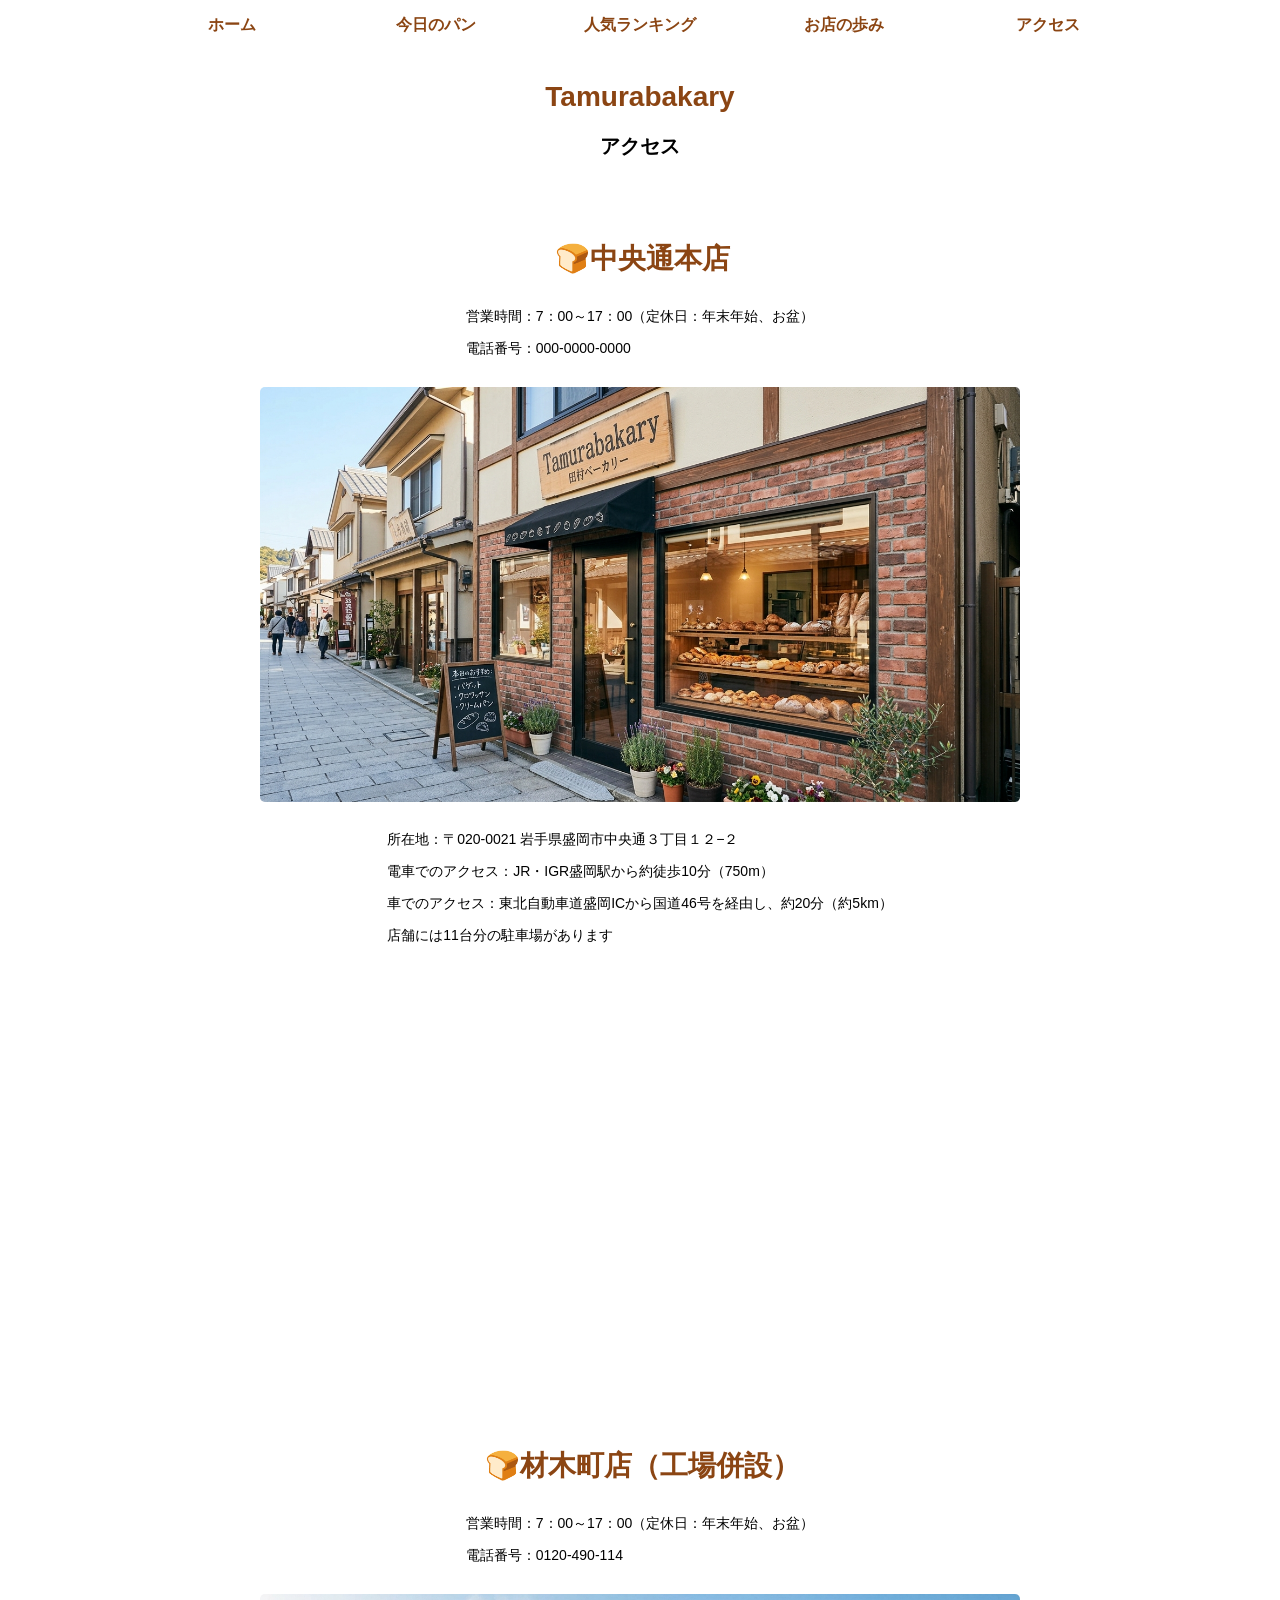
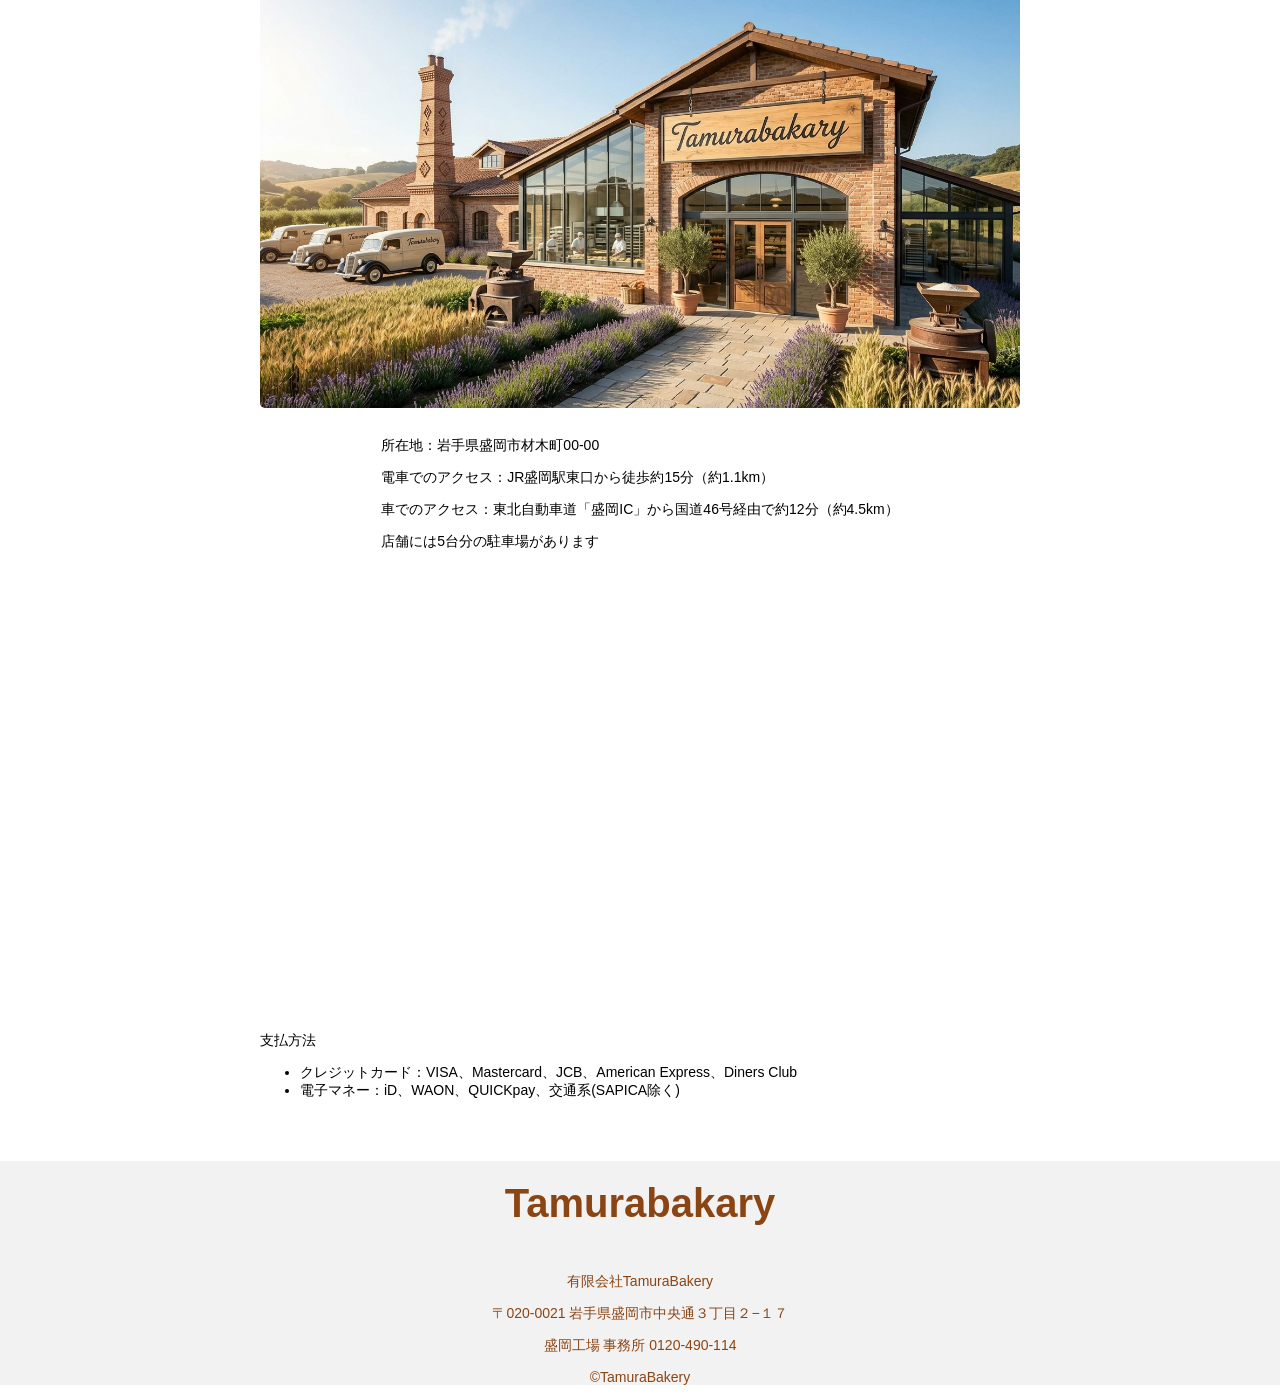
<file: access.html>
<!DOCTYPE html>
<html lang="ja">
<head>
    <meta charset="UTF-8">
    <meta name="viewport" content="width=device-width, initial-scale=1.0">
    <link rel="stylesheet" href="style.css">
    <link rel="stylesheet" href="access.css">
    <title>access|Tamurabakary</title>
</head>
<body>
    <header>
        <nav>
            <a href="index.html">ホーム</a>
            <a href="feature-todaybread.html">今日のパン</a>
            <a href="ranking.html">人気ランキング</a>
            <a href="history.html">お店の歩み</a>
            <a href="access.html">アクセス</a>
        </nav>
    </header>
    <div class="main-title">
        <h1>Tamurabakary</h1>
        <p>アクセス</p>
    </div>

    <div class="container">
    <div class="info">
    <h3>🍞中央通本店</h3>
    <p>営業時間：7：00～17：00（定休日：年末年始、お盆）</p>
    <p>電話番号：000-0000-0000</p>
    </div>
    <img src="picture/store.jpg" alt="本店の写真">
    <div class="info">
    <p>所在地：〒020-0021 岩手県盛岡市中央通３丁目１２−２</p>
    <p>電車でのアクセス：JR・IGR盛岡駅から約徒歩10分（750m）</p>
    <p>車でのアクセス：東北自動車道盛岡ICから国道46号を経由し、約20分（約5km）</p>
    <p>店舗には11台分の駐車場があります</p>
    </div>
    <iframe src="https://www.google.com/maps/embed?pb=!1m18!1m12!1m3!1d24557.002307643637!2d141.14699135!3d39.70312825!2m3!1f0!2f0!3f0!3m2!1i1024!2i768!4f13.1!3m3!1m2!1s0x5f8577e079259193%3A0x945d2e588792882f!2z55ub5bKh5oOF5aCx44OT44K444ON44K577yG44OH44K244Kk44Oz5bCC6ZaA5a2m5qChIElU44K344K544OG44Og6aSo!5e0!3m2!1sja!2sjp!4v1793839274439!5m2!1sja!2sjp" width="800" height="450" style="border:0;" allowfullscreen="" loading="lazy" referrerpolicy="strict-origin-when-cross-origin"></iframe>
    
    <div class="info">
    <h3>🍞材木町店（工場併設）</h3>
    <p>営業時間：7：00～17：00（定休日：年末年始、お盆）</p>
    <p>電話番号：0120-490-114</p>
    </div>
    <img src="picture/factory.jpg" alt="工場の写真">
    <div class="info">
        <p>所在地：岩手県盛岡市材木町00-00</p>
        <p>電車でのアクセス：JR盛岡駅東口から徒歩約15分（約1.1km）</p>
        <p>車でのアクセス：東北自動車道「盛岡IC」から国道46号経由で約12分（約4.5km）</p>
        <p>店舗には5台分の駐車場があります</p>
    </div>
    <iframe src="https://www.google.com/maps/embed?pb=!1m18!1m12!1m3!1d24557.002307643637!2d141.14699135!3d39.70312825!2m3!1f0!2f0!3f0!3m2!1i1024!2i768!4f13.1!3m3!1m2!1s0x5f8577e079259193%3A0x945d2e588792882f!2z55ub5bKh5oOF5aCx44OT44K444ON44K577yG44OH44K244Kk44Oz5bCC6ZaA5a2m5qChIElU44K344K544OG44Og6aSo!5e0!3m2!1sja!2sjp!4v1793839274439!5m2!1sja!2sjp" width="800" height="450" style="border:0;" allowfullscreen="" loading="lazy" referrerpolicy="strict-origin-when-cross-origin"></iframe>
    
    
    <div class="pay">
    <p>支払方法</p>
    <ul>
        <li>クレジットカード：VISA、Mastercard、JCB、American Express、Diners Club</li>
        <li>電子マネー：iD、WAON、QUICKpay、交通系(SAPICA除く)</li>
    </ul>
    </div>
    </div>
    <footer>
        <h1>Tamurabakary</h1>
        <p>有限会社TamuraBakery</p>
        <p>〒020-0021 岩手県盛岡市中央通３丁目２−１７</p>
        <p>盛岡工場 事務所 0120-490-114</p>
        <p>&copy;TamuraBakery</p>
    </footer>
    </body>
</html>
</file>
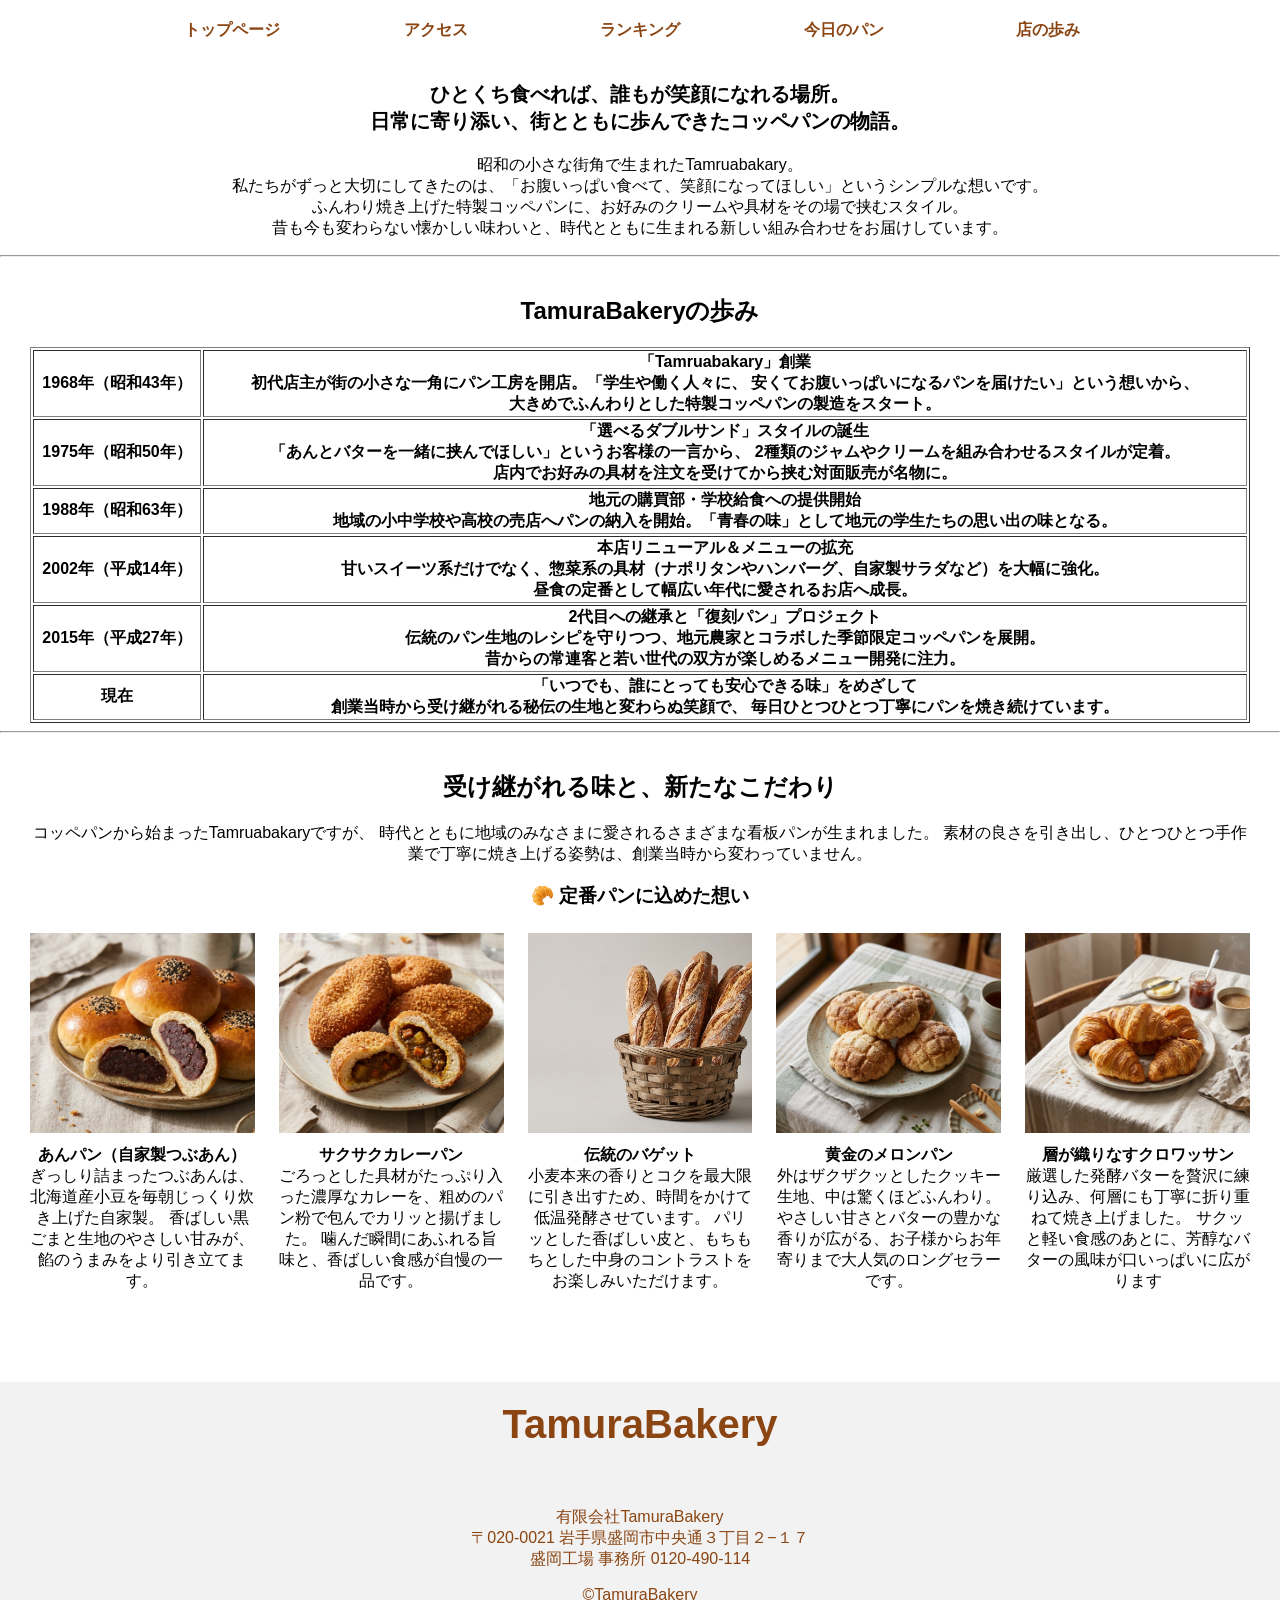
<file: history.html>
<!DOCTYPE html>
<html lang="ja">
<head>
    <meta charset="UTF-8">
    <meta name="viewport" content="width=device-width, initial-scale=1.0">
    <link rel="stylesheet" href="history.css">
    <title>Tamruabakaryの歩み</title>
    
    
</head>
<body>
    <header>    
    <div class="menu1">
        <a href="index.html">トップページ</a>
        <a href="access.html">アクセス</a>
        <a href="ranking.html">ランキング</a>
        <a href="feature-todaybread">今日のパン</a>
        <a href="history.html">店の歩み</a>
    </div>
</header>
<main>
    <p class="midashi">ひとくち食べれば、誰もが笑顔になれる場所。<br>
    日常に寄り添い、街とともに歩んできたコッペパンの物語。</p>
    <p>昭和の小さな街角で生まれたTamruabakary。<br>
    私たちがずっと大切にしてきたのは、「お腹いっぱい食べて、笑顔になってほしい」というシンプルな想いです。<br>
    ふんわり焼き上げた特製コッペパンに、お好みのクリームや具材をその場で挟むスタイル。<br>
    昔も今も変わらない懐かしい味わいと、時代とともに生まれる新しい組み合わせをお届けしています。</p>

    <hr>
    <div class="history">
    <h2>TamuraBakeryの歩み</h2>
    <table border="1">
        <tr>
            <th>1968年（昭和43年）</th>
            <th><strong>「Tamruabakary」創業</strong><br>
                初代店主が街の小さな一角にパン工房を開店。「学生や働く人々に、
                安くてお腹いっぱいになるパンを届けたい」という想いから、<br>
                大きめでふんわりとした特製コッペパンの製造をスタート。
            </th>
        </tr>
        <tr>
            <th>1975年（昭和50年）</th>
            <th><strong>「選べるダブルサンド」スタイルの誕生</strong><br>
                「あんとバターを一緒に挟んでほしい」というお客様の一言から、
                2種類のジャムやクリームを組み合わせるスタイルが定着。<br>
                店内でお好みの具材を注文を受けてから挟む対面販売が名物に。
            </th>
        </tr>
        <tr>
            <th>1988年（昭和63年）</th>
            <th><strong>地元の購買部・学校給食への提供開始</strong><br>
                地域の小中学校や高校の売店へパンの納入を開始。「青春の味」として地元の学生たちの思い出の味となる。
            </th>
        </tr>
        <tr>
            <th>2002年（平成14年）</th>
            <th><strong>本店リニューアル＆メニューの拡充</strong><br>
                甘いスイーツ系だけでなく、惣菜系の具材（ナポリタンやハンバーグ、自家製サラダなど）を大幅に強化。<br>
                昼食の定番として幅広い年代に愛されるお店へ成長。
            </th>
        </tr>
        <tr>
            <th>2015年（平成27年）</th>
            <th><strong>2代目への継承と「復刻パン」プロジェクト</strong><br>
                伝統のパン生地のレシピを守りつつ、地元農家とコラボした季節限定コッペパンを展開。<br>
                昔からの常連客と若い世代の双方が楽しめるメニュー開発に注力。
            </th>
        </tr>
        <tr>
            <th>現在</th>
            <th><strong>「いつでも、誰にとっても安心できる味」をめざして</strong><br>
                創業当時から受け継がれる秘伝の生地と変わらぬ笑顔で、
                毎日ひとつひとつ丁寧にパンを焼き続けています。
            </th>
        </tr>
    </table>
    </div>

    <hr>
    <div class="commitment">
    <h2>受け継がれる味と、新たなこだわり</h2>
        <p>コッペパンから始まったTamruabakaryですが、
            時代とともに地域のみなさまに愛されるさまざまな看板パンが生まれました。
            素材の良さを引き出し、ひとつひとつ手作業で丁寧に焼き上げる姿勢は、創業当時から変わっていません。</p>
    <h3>🥐 定番パンに込めた想い</h3>
        <div class="bread-grid">
        <div>
            <img src="picture/アンパンマン.jpg" alt="あんぱん">
            <strong>あんパン（自家製つぶあん）</strong><br>
            ぎっしり詰まったつぶあんは、北海道産小豆を毎朝じっくり炊き上げた自家製。
            香ばしい黒ごまと生地のやさしい甘みが、餡のうまみをより引き立てます。
        </div>
        <div>
            <img src="picture/カレー.jpg" alt="カレーパン">
            <strong>サクサクカレーパン</strong><br>
            ごろっとした具材がたっぷり入った濃厚なカレーを、粗めのパン粉で包んでカリッと揚げました。
            噛んだ瞬間にあふれる旨味と、香ばしい食感が自慢の一品です。
        </div>
        <div>
            <img src="picture/フランスぱん.jpg" alt="フランスパン">
            <strong>伝統のバゲット</strong><br>
            小麦本来の香りとコクを最大限に引き出すため、時間をかけて低温発酵させています。
            パリッとした香ばしい皮と、もちもちとした中身のコントラストをお楽しみいただけます。
        </div>
        <div>
            <img src="picture/メロン.jpg" alt="メロンパン">
            <strong>黄金のメロンパン</strong><br>
            外はザクザクッとしたクッキー生地、中は驚くほどふんわり。
            やさしい甘さとバターの豊かな香りが広がる、お子様からお年寄りまで大人気のロングセラーです。
        </div>
        <div>
            <img src="picture/わっさん.jpg" alt="クロワッサン">
            <strong>層が織りなすクロワッサン</strong><br>
            厳選した発酵バターを贅沢に練り込み、何層にも丁寧に折り重ねて焼き上げました。
            サクッと軽い食感のあとに、芳醇なバターの風味が口いっぱいに広がります
        </div>
    </div>
    </div>
    </main>
    <footer class="footer">
        <p class="midashi-footer">TamuraBakery</p>
        <p>有限会社TamuraBakery <br>
        〒020-0021 岩手県盛岡市中央通３丁目２−１７ <br>
        盛岡工場 事務所 0120-490-114</p>
        &copy;TamuraBakery
    </footer>
</body>
</html>
</file>
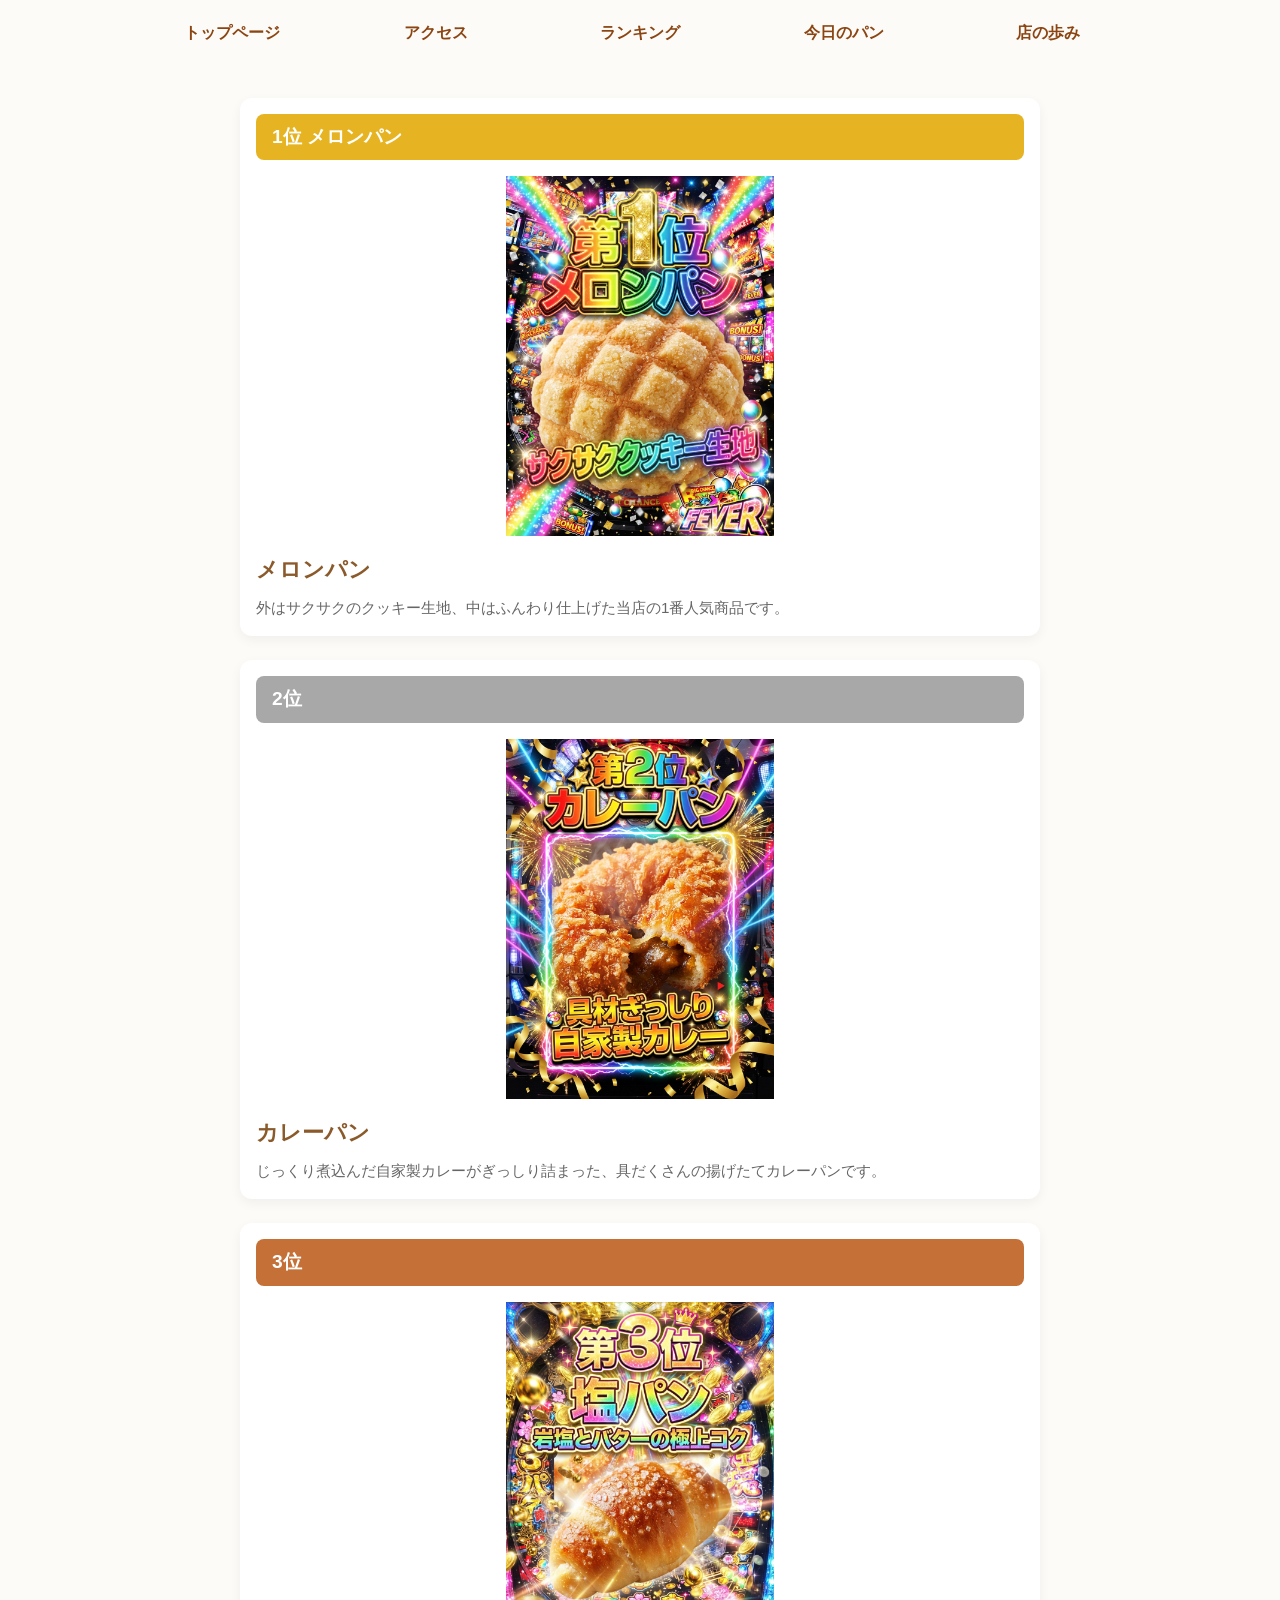
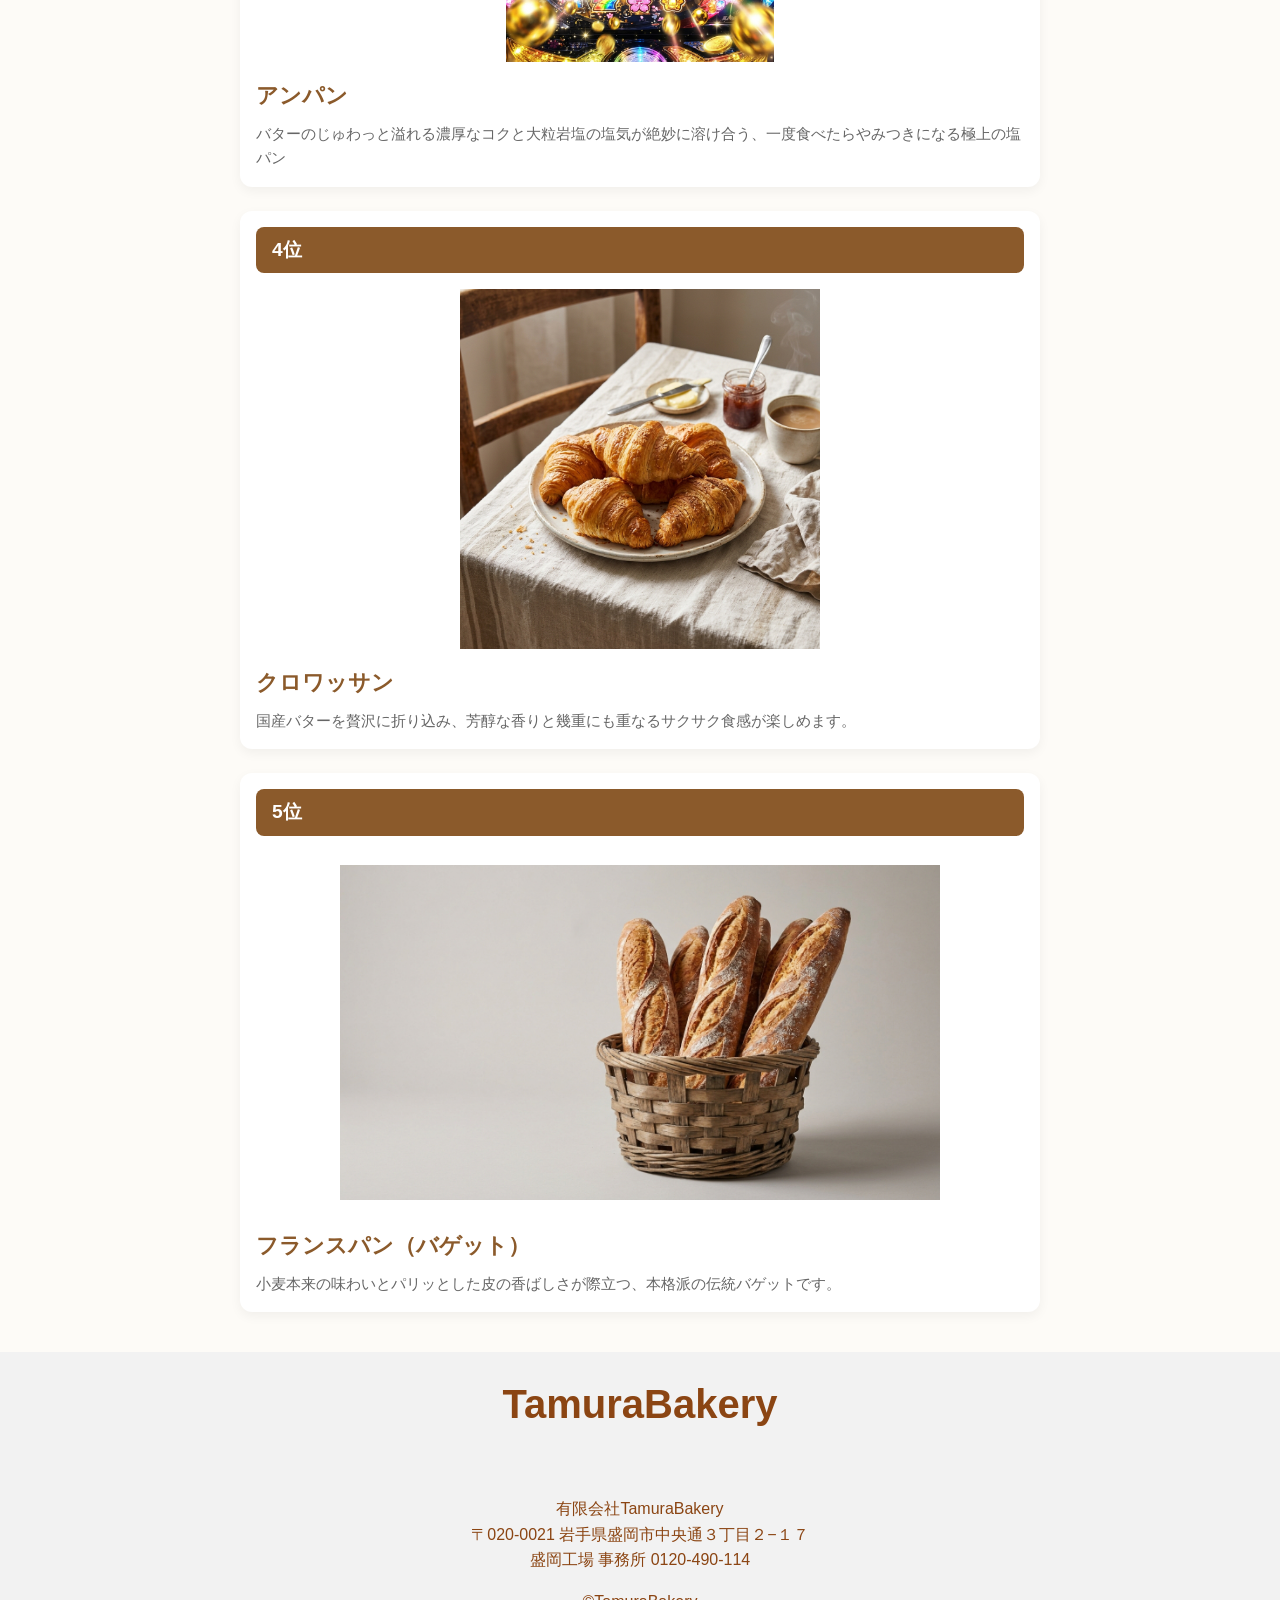
<file: ranking.html>
<!DOCTYPE html>
<html lang="ja">
<head>
    <meta charset="UTF-8">
    <meta name="viewport" content="width=device-width, initial-scale=1.0">
    <title>人気パンランキング | 小向ベーカリー</title>
    <link rel="stylesheet" href="ranking.css">
</head>
<body>
    <header>    
        <div class="menu1">
            <a href="index.html">トップページ</a>
            <a href="">アクセス</a>
            <a href="">ランキング</a>
            <a href="">今日のパン</a>
            <a href="">店の歩み</a>
        </div>
    </header>

    <main>
        <div class="ranking-container">
            <section>
                <div class="rank-badge">1位 メロンパン</div>
                <img src="picture/No.1メロン.jpg" alt="メロンパン" class="item-image">
                <div class="item-info">
                    <h2>メロンパン</h2>
                    <p>外はサクサクのクッキー生地、中はふんわり仕上げた当店の1番人気商品です。</p>
                </div>
            </section>

            <section>
                <div class="rank-badge">2位</div>
                <img src="picture/No.2カレー.jpg" alt="カレーパン" class="item-image">
                <div class="item-info">
                    <h2>カレーパン</h2>
                    <p>じっくり煮込んだ自家製カレーがぎっしり詰まった、具だくさんの揚げたてカレーパンです。</p>
                </div>
            </section>

            <section>
                <div class="rank-badge">3位</div>
                <img src="picture/No.3塩パン.jpg" alt="塩パン" class="item-image">
                <div class="item-info">
                    <h2>アンパン</h2>
                    <p>バターのじゅわっと溢れる濃厚なコクと大粒岩塩の塩気が絶妙に溶け合う、一度食べたらやみつきになる極上の塩パン</p>
                </div>
            </section>

            <section>
                <div class="rank-badge">4位</div>
                <img src="picture/わっさん.jpg" alt="クロワッサン" class="item-image">
                <div class="item-info">
                    <h2>クロワッサン</h2>
                    <p>国産バターを贅沢に折り込み、芳醇な香りと幾重にも重なるサクサク食感が楽しめます。</p>
                </div>
            </section>

            <section>
                <div class="rank-badge">5位</div>
                <img src="picture/フランスぱん.jpg" alt="フランスパン" class="item-image">
                <div class="item-info">
                    <h2>フランスパン（バゲット）</h2>
                    <p>小麦本来の味わいとパリッとした皮の香ばしさが際立つ、本格派の伝統バゲットです。</p>
                </div>
            </section>
        </div>
    </main>

    <footer class="footer">
        <p class="midashi-footer">TamuraBakery</p>
        <p>有限会社TamuraBakery <br>
        〒020-0021 岩手県盛岡市中央通３丁目２−１７ <br>
        盛岡工場 事務所 0120-490-114</p>
        &copy;TamuraBakery
    </footer>
</body>
</html>
</file>
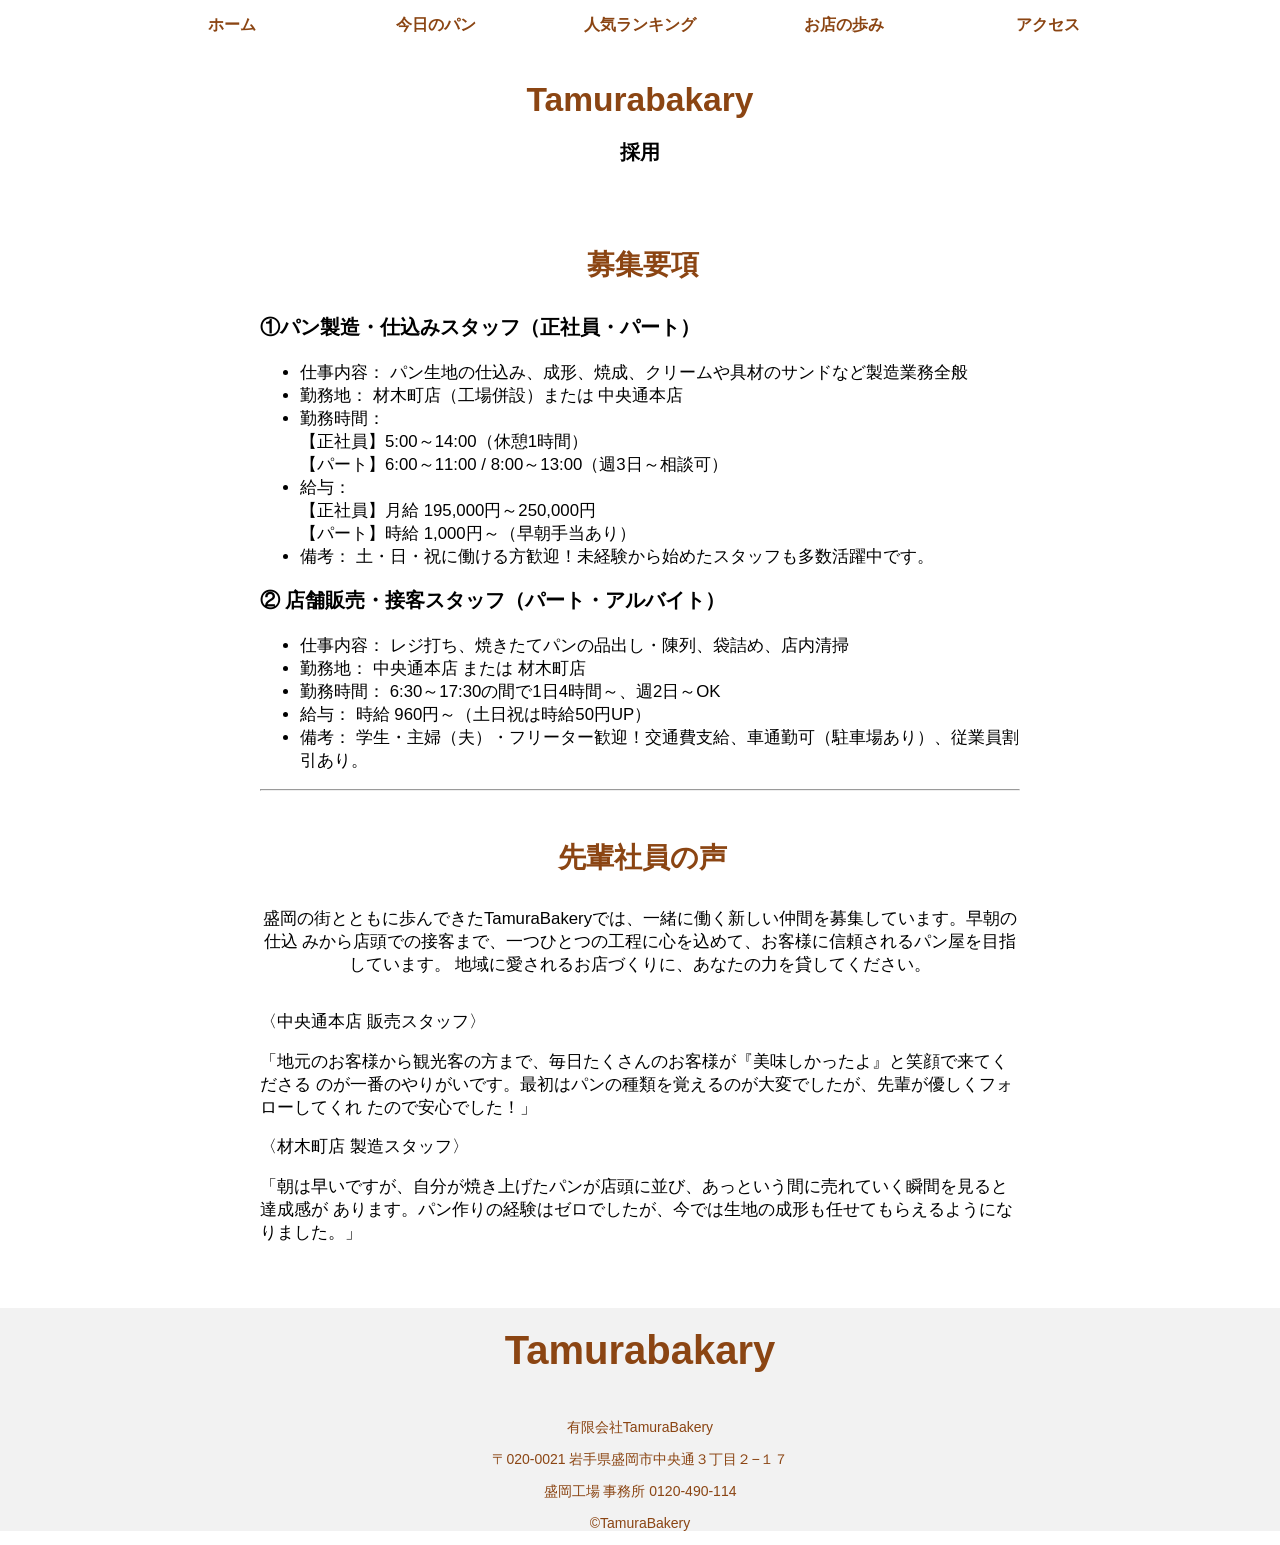
<file: recruit.html>
<!DOCTYPE html>
<html lang="ja">
<head>
    <meta charset="UTF-8">
    <meta name="viewport" content="width=device-width, initial-scale=1.0">
    <link rel="stylesheet" href="style.css">
    <link rel="stylesheet" href="recruit.css">
    <title>Document</title>
</head>
<body>
    <header>
        <nav>
            <a href="index.html">ホーム</a>
            <a href="todaybread.html">今日のパン</a>
            <a href="ranking.html">人気ランキング</a>
            <a href="history.html">お店の歩み</a>
            <a href="access.html">アクセス</a>
        </nav>
    </header>
    <div class="main-title">
        <h1>Tamurabakary</h1>
        <p>採用</p>
    </div>

    <div class="container">
        <section class="job-info">
        <div class="recruit">
            <h2>募集要項</h2>
            <h3>①パン製造・仕込みスタッフ（正社員・パート）</h3>
            <ul>
                <li>仕事内容： パン生地の仕込み、成形、焼成、クリームや具材のサンドなど製造業務全般</li>
                <li>勤務地： 材木町店（工場併設）または 中央通本店</li>
                <li>勤務時間：<br>
                【正社員】5:00～14:00（休憩1時間）<br>
                【パート】6:00～11:00 / 8:00～13:00（週3日～相談可）</li>
                <li>給与：<br>
                【正社員】月給 195,000円～250,000円<br>
                【パート】時給 1,000円～（早朝手当あり）</li>
                <li>備考： 土・日・祝に働ける方歓迎！未経験から始めたスタッフも多数活躍中です。</li>
            </ul>
            
            <h3>② 店舗販売・接客スタッフ（パート・アルバイト）</h3>
            <ul>
                <li>仕事内容： レジ打ち、焼きたてパンの品出し・陳列、袋詰め、店内清掃</li>
                <li>勤務地： 中央通本店 または 材木町店</li>
                <li>勤務時間： 6:30～17:30の間で1日4時間～、週2日～OK</li>
                <li>給与： 時給 960円～（土日祝は時給50円UP）</li>
                <li>備考： 学生・主婦（夫）・フリーター歓迎！交通費支給、車通勤可（駐車場あり）、従業員割引あり。</li>
            </ul>
            <hr>
        </div>
         </section>
        <section class="recruit-message">
            <div class="message">
                <h2>先輩社員の声</h2>
                <p>盛岡の街とともに歩んできたTamuraBakeryでは、一緒に働く新しい仲間を募集しています。早朝の仕込
                みから店頭での接客まで、一つひとつの工程に心を込めて、お客様に信頼されるパン屋を目指しています。
                地域に愛されるお店づくりに、あなたの力を貸してください。</p>
            </div>

            <div class="staff-voice">
                <p>〈中央通本店 販売スタッフ〉</p>
                <p>「地元のお客様から観光客の方まで、毎日たくさんのお客様が『美味しかったよ』と笑顔で来てくださる
                    のが一番のやりがいです。最初はパンの種類を覚えるのが大変でしたが、先輩が優しくフォローしてくれ
                    たので安心でした！」</p>

                <p>〈材木町店 製造スタッフ〉</p>
                <p>「朝は早いですが、自分が焼き上げたパンが店頭に並び、あっという間に売れていく瞬間を見ると達成感が
                    あります。パン作りの経験はゼロでしたが、今では生地の成形も任せてもらえるようになりました。」</p>
            </div>
        </section>
    </div>

    <footer>
        <h1>Tamurabakary</h1>
        <p>有限会社TamuraBakery</p>
        <p>〒020-0021 岩手県盛岡市中央通３丁目２−１７</p>
        <p>盛岡工場 事務所 0120-490-114</p>
        <p>&copy;TamuraBakery</p>
    </footer>
</body>
</html>
</file>
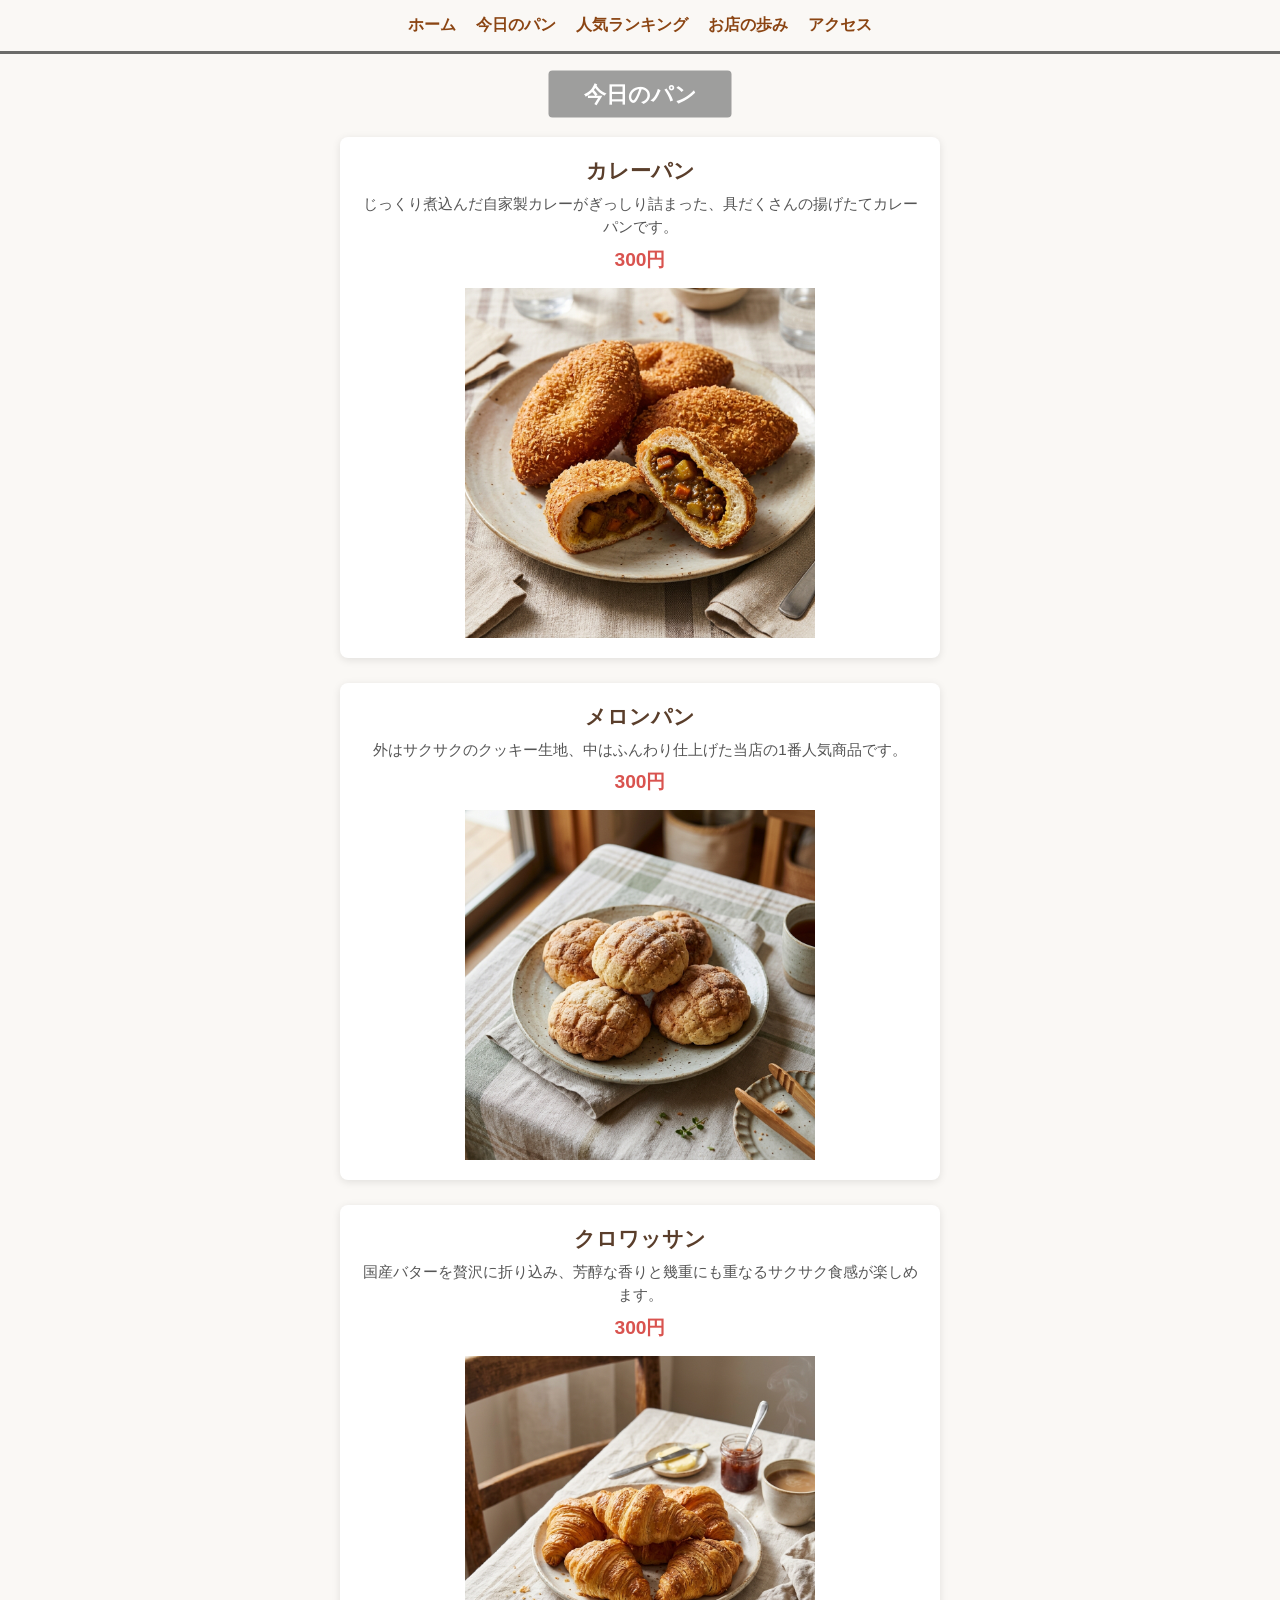
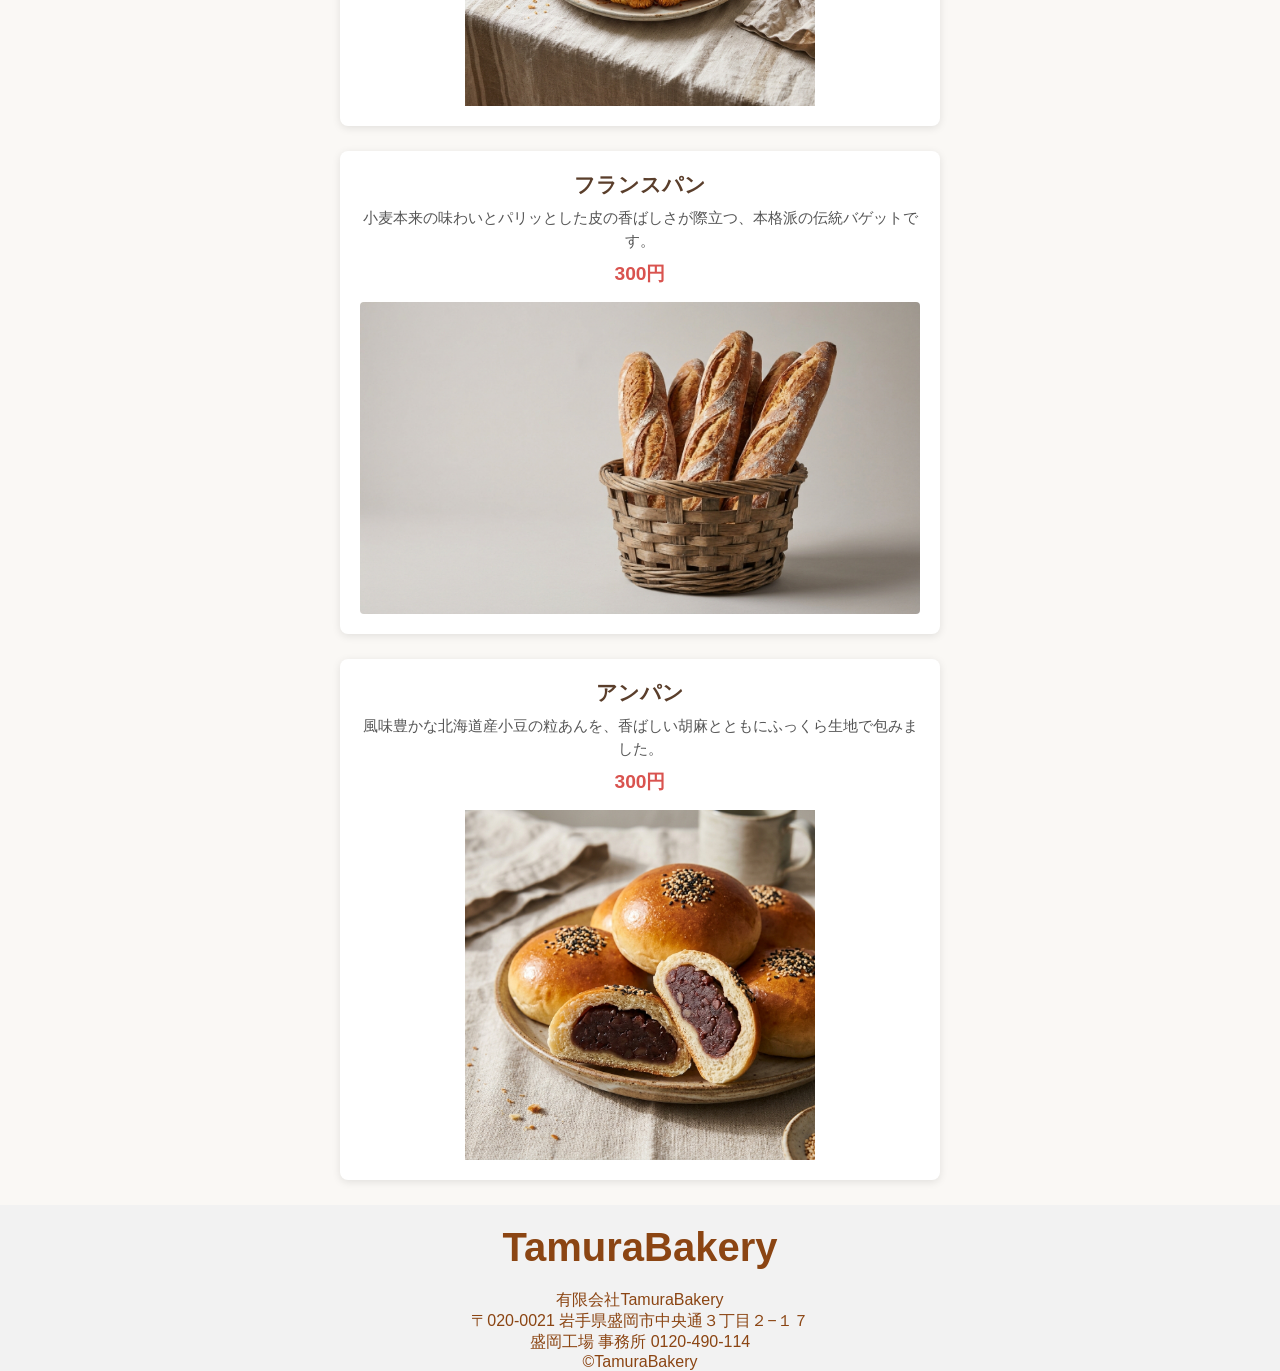
<file: todaybread.html>
<!DOCTYPE html>
<html lang="ja">
<head>
    <meta charset="UTF-8">
    <meta name="viewport" content="width=device-width, initial-scale=1.0">
    <link rel="stylesheet" href="feature-todaybread.css">
    <title>TodayBread|Tamura Bakary</title>
</head>
<body>
    <header>
        <div>    
            <a href="index.html">ホーム</a>
            <a href="todaybread.html">今日のパン</a>
            <a href="ranking.html">人気ランキング</a>
            <a href="history.html">お店の歩み</a>
            <a href="access.html">アクセス</a>
        </div>
    </header>
    <main>
        <section>
        <h2>今日のパン</h2>
        </section>
        <br>
        <div>
            <span class="name">カレーパン</span>
            <span class="ex">じっくり煮込んだ自家製カレーがぎっしり詰まった、具だくさんの揚げたてカレーパンです。</span>
            <span class="price">300円</span>
            <img src="picture/カレー.jpg" alt="カレーパンの画像">
        </div>
        <div>
            <span class="name">メロンパン</span>
            <span class="ex">外はサクサクのクッキー生地、中はふんわり仕上げた当店の1番人気商品です。</span>
            <span class="price">300円</span>
            <img src="picture/メロン.jpg" alt="メロンパンの画像">
        </div>
        <div>
            <span class="name">クロワッサン</span>
            <span class="ex">国産バターを贅沢に折り込み、芳醇な香りと幾重にも重なるサクサク食感が楽しめます。</span>
            <span class="price">300円</span>
            <img src="picture/わっさん.jpg" alt="クロワッサンの画像">
        </div>
        <div>
            <span class="name">フランスパン</span>
            <span class="ex">小麦本来の味わいとパリッとした皮の香ばしさが際立つ、本格派の伝統バゲットです。</span>
            <span class="price">300円</span>
            <img src="picture/フランスぱん.jpg" alt="フランスパンの画像">
        </div>
        <div>
            <span class="name">アンパン</span>
            <span class="ex">風味豊かな北海道産小豆の粒あんを、香ばしい胡麻とともにふっくら生地で包みました。</span>
            <span class="price">300円</span>
            <img src="picture/アンパンマン.jpg" alt="アンパンの画像">
        </div>
    </main>
    <footer class="footer">
        <p class="midashi-footer">TamuraBakery</p>
        <p>有限会社TamuraBakery <br>
        〒020-0021 岩手県盛岡市中央通３丁目２−１７ <br>
        盛岡工場 事務所 0120-490-114</p>
        &copy;TamuraBakery
    </footer>
</body>
</html>
</file>
<file: style.css>
@charset "UTF-8";

*{
    box-sizing: border-box;
}
html{
    font-size: 14px;
}
body {
    margin: 0;
    padding:0;
    font-family: "Helvetica Neue", Arial, "Hiragino Kaku Gothic ProN", "Hiragino Sans", Meiryo, sans-serif;
}
img {
    width: 100%;
    height: auto;
    display: block;
}

/* -------------ヘッダーの設定----------------- */
header {
    padding: 20px 40px;
}

.menu1 {
    display: flex;
    justify-content: space-between; 
    gap: 20px;                      
    max-width: 1000px;             
    margin: 0 auto;                 
}

.menu1 a {
    flex: 1;                        
    text-align: center;             
    text-decoration: none;          
    color: #8b4513;                 
    font-weight: bold;              
    font-size: 16px;
    padding-top: 15px;              
}


/* --------------body------------------- */
.thema{
    text-align: center;
    margin: 80px auto;
    padding: 0 20px;
    background-color: white;
    text-size-adjust: 2rm;
}


#Top .outline {
    max-width: 1000px;
    margin: 80px auto;
    padding: 0 40px;
}
#Top .outline-content{
    display: flex;
    align-items: center;
    gap: 50px;
}

#Top .outline-text{
    flex: 1;
}
#Top .outline-text h2{
    margin-top: 0;
    margin-bottom:24px ;
}
#Top .outline-text p{
    line-height: 2;
    margin: 0;
}
#Top .outline-content img{
    width: 45%;
    height: auto;
    border-radius: 8px;
    object-fit: cover;
}



/* -------------------------------------------ranking----------------------------------------------------------- */
#Top .ranking {
    max-width: 1000px;
    margin: 80px auto;
    padding: 0 40px;
}

#Top .ranking-content {
    display: flex;
    align-items: center;
    gap: 50px;
}

#Top .ranking-text {
    flex: 1;
}

#Top .ranking-text h2 {
    margin-top: 0;
    margin-bottom: 24px;
}

#Top .ranking-text p {
    line-height: 2;
    margin: 0 0 24px 0; 
}

#Top .ranking-content img {
    width: 45%;
    height: auto;
    border-radius: 8px;
    object-fit: cover;
}
#Top .ranking-btn {
    display: inline-block;
    padding: 10px 24px;
    background-color: #8b4513; 
    color: white;
    text-decoration: none;
    border-radius: 4px;
    font-weight: bold;
}
#Top .ranking-btn:hover {
    opacity: 0.8;
}
/* ---------------------------------------todaysbread----------------------------------------------------- */
#Top .outline,
#Top .ranking,
#Top .todaysbread {
    max-width: 1000px;
    margin: 80px auto;
    padding: 0 40px;
}
#Top .outline-content,
#Top .ranking-content,
#Top .todaysbread-content {
    display: flex;
    align-items: center;
    gap: 50px;
}


/* ----------------------------------------access--------------------------------------------------------- */
#Top .access {
    display: flex;
}

#Top .access .map {
    flex: 1;
}
/* -------------------マップを画面いっぱいに広げる設定ここから下--------------------------- */
#Top .access .map iframe {
    width: 100%;
    height: 100%;
    min-height: 300px; }

#Top .access .info {
    flex: 1;
    background-color: #FFC;
    padding: 30px;
    display: flex;
    flex-direction: column;
    justify-content: center;
}

#Top .access .info h2{
    font-size: 1.6rem;
    margin-top: 0;
    margin-bottom: 15px;
}

#Top .access .info p {
    margin-top: 0;
    margin-bottom: 8px;
    line-height: 1.6;
}
</file>
<file: access.css>
@charset 'UTF-8';
body{
    background-color: #FFF;
    padding: 0;
    margin: 0;
}

header{    
    position:sticky;
    top: 0;
    padding: 15px 40px;
}

nav{
    display: flex;
    justify-content: space-between; 
    gap: 20px;                      
    max-width: 1000px;             
    margin: 0 auto;
}

nav a{
    flex: 1;                        
    text-align: center;             
    text-decoration: none;          
    color: #8b4513;                 
    font-weight: bold;              
    font-size: 16px;
}

.main-title{
    text-align: center;
}

.main-title h1{
    color: #8b4513;
    margin-top: 30px;
    margin-bottom: 5px;
}

.main-title p{
    font-size: 20px;
    font-weight: bold;
    margin-bottom: 25px;
}

.container{
    max-width: 800px;
    margin: 0 auto;
    padding: 20px;
    text-align: center;
    display: block;
}

.info h3{
    color: #8b4513;
    font-size: 28px;
    padding: 5px 0 10px 5px;
    margin-top: 30px;
    margin-bottom: 20px;
    text-align: center;
}

.info{
    text-align: left;
    display: inline-block;
}

img{
    max-width: 100%;
    height: auto;
    border-radius: 5px;
    margin: 15px 0;
    display: block;
}

.pay{
    text-align: left;
}

footer{
    text-align: center;
    background-color: #f2f2f2;
    color: #8b4513;
}

footer h1{
   padding: 20px 40px;
    font-size: 40px;
    font-weight: bold;
}
</file>
<file: history.css>
@charset "UTF-8";

body {
    margin: 0;
    padding: 0;
    font-family: sans-serif;
}

header {
    padding: 20px 40px;
}

.menu1 {
    display: flex;
    justify-content: space-between; 
    gap: 20px;                      
    max-width: 1000px;             
    margin: 0 auto;                 
}

.menu1 a {
    flex: 1;                        
    text-align: center;             
    text-decoration: none;          
    color: #8b4513;                 
    font-weight: bold;              
    font-size: 16px;            
}

main {
    text-align: center;
    gap: 20px;
}

footer {
    text-align: center;
    background-color: #f2f2f2;
    color: #8b4513;
}

.midashi{
    font-size: 20px;
    font-weight: bold;    
}

.midashi-footer{
    padding: 20px 40px;
    font-size: 40px;
    font-weight: bold;    
}

table {
    width: 100%;
    margin-left: auto;
    margin-right: auto;
}

.history {
    padding: 10px 30px 0px 30px;
}

.commitment {
    padding: 10px 30px 50px 30px;
}

.bread-grid {
    display: grid;
    grid-template-columns: repeat(auto-fit, minmax(220px, 1fr));
    gap: 24px;
    margin-top: 24px;
}

.bread-grid img {
    width: 100%;
    height: 200px;
    object-fit: cover;
    display: block;
    margin-bottom: 12px;
}
</file>
<file: ranking.css>
/* ==========================================
   カラー変数（テーマカラーの設定）
   ========================================== */
:root {
    --primary-color: #8b5a2b; /* メインカラー（暖かみのあるブラウン） */
    --bg-color: #fdfbf7;      /* 全体の背景色（やわらかい生成り色） */
    --card-bg: #ffffff;       /* ランキングカードの背景色（白） */
    --text-color: #4a3b32;    /* 基本の文字色 */
    --accent-color: #d97724;  /* アクセントカラー（オレンジ系） */
}

/* ==========================================
   全体・ボディのスタイル
   ========================================== */
body {
    font-family: "Helvetica Neue", Arial, "Hiragino Kaku Gothic ProN", "Hiragino Sans", Meiryo, sans-serif;
    background-color: var(--bg-color);
    color: var(--text-color);
    margin: 0;
    padding: 0;
    line-height: 1.6;
}

/* ヘッダー（ページ上部） */
/* header {
    position: sticky;
    top: 0;
    z-index: 100;                      /* スクロール時も他の要素より前面に表示 */
    /* min-height: 160px; */
    /* padding: 1rem 40px; */
    /* display: flex; */
    /* flex-direction: column;            タイトルとナビを縦に並べる */
    /* justify-content: center; */ 
    /* align-items: flex-start;           文字は左側に寄せる（右側はパンの画像） */
    /* gap: 0.5rem; */

    /* 背景画像の設定 */
    /* background-color: #fca5a5;         画像が読み込めない時の予備色 */
    /* background-image: url("images/header.jpg"); */
    /* background-size: cover;            ヘッダー全体を画像で埋める */
    /* background-position: right center; パンが見えるよう右側を基準にする */
    /* background-repeat: no-repeat;

    color: var(--text-color);
    border-bottom: 3px solid #6b6b69;
    box-shadow: 0 2px 5px rgba(0, 0, 0, 0.1);
}

header h1 {
    margin: 0;
    font-size: 1.8rem;
    letter-spacing: 0.1em;
} */

/* ヘッダー内のナビゲーション */
/* header nav ul {
    list-style: none;
    margin: 0;
    padding: 0;
    display: flex;
    gap: 1.5rem;
}

header nav a {
    color: var(--text-color);
    text-decoration: none;
    font-weight: bold;
}

header nav a:hover {
    color: var(--accent-color);
} */

header {
    padding: 20px 40px;
}

.menu1 {
    display: flex;
    justify-content: space-between; 
    gap: 20px;                      
    max-width: 1000px;             
    margin: 0 auto;                 
}

.menu1 a {
    flex: 1;                        
    text-align: center;             
    text-decoration: none;          
    color: #8b4513;                 
    font-weight: bold;              
    font-size: 16px;           
}

/* スマホ向け：文字とパンが重ならないよう調整 */
@media (max-width: 600px) {
    header {
        padding: 1rem 20px;
        background-position: 75% center;
    }
    header h1 {
        font-size: 1.4rem;
    }
}

/* ==========================================
   メインエリア・レイアウト
   ========================================== */
main {
    max-width: 800px; /* コンテンツの最大幅を指定して見やすくする */
    margin: 2rem auto; /* 中央寄せ */
    padding: 0 1rem;
}

/* 各ランキング項目を縦に並べるコンテナ */
.ranking-container {
    display: flex;
    flex-direction: column;
    gap: 1.5rem; /* カード同士の間隔 */
}

/* ランキングカード（各商品枠）：縦に並べる */
section {
    background-color: var(--card-bg);
    border-radius: 12px;
    overflow: hidden;
    box-shadow: 0 4px 12px rgba(0, 0, 0, 0.05);
    display: flex;
    flex-direction: column;   /* 中の要素を上から下へ縦に並べる */
    align-items: flex-start;  /* 左寄せ */
    padding: 1rem;
    gap: 1rem;                /* 順位・画像・説明の間の余白 */
    position: relative;
}

/* 順位バッジのスタイル */
.rank-badge {
    background-color: var(--primary-color);
    color: #fff;
    font-weight: bold;
    font-size: 1.2rem;
    padding: 0.5rem 1rem;
    border-radius: 8px;
    align-self: stretch;      /* 親（section）の幅いっぱいに広げる */
    width: 100%;
    box-sizing: border-box;   /* 余白を含めて幅を100%に収める */
    text-align: left;         /* 文字は左揃え */
    flex-shrink: 0;
}

/* --- 上位3位のバッジ色個別調整 --- */
section:nth-child(1) .rank-badge {
    background-color: #e6b422; /* 1位：ゴールド */
}

section:nth-child(2) .rank-badge {
    background-color: #a8a8a8; /* 2位：シルバー */
}

section:nth-child(3) .rank-badge {
    background-color: #c47037; /* 3位：ブロンズ */
}

/* 商品画像 */
.item-image {
    display: block;           /* 画像を1つのブロックとして扱い、左右の余白で中央寄せできるようにする */
    width: 100%;              /* 枠の幅いっぱいに広げる */
    max-width: 600px;         /* 大きくしすぎないよう上限を付ける（数字は好みで変更可） */
    height: 360px;            /* 高さを大きくして目立たせる */
    margin: 0 auto;           /* 左右の余白を自動にして、中央に寄せる */
    object-fit: contain;      /* 画像全体が見えるように収める（切れない） */
    border-radius: 8px;
}

/* 商品テキストエリア（タイトル＋説明） */
.item-info {
    flex-grow: 1; /* 余ったスペースを自動で埋める */
}

.item-info h2 {
    margin: 0 0 0.5rem 0;
    font-size: 1.4rem;
    color: var(--primary-color);
}

.item-info p {
    margin: 0;
    font-size: 0.95rem;
    color: #666;
}

   /* フッター（ページ最下部） */
/* footer {
    text-align: center;
    padding: 2rem 1rem;
    color: #888;
    font-size: 0.85rem;
    border-top: 1px solid #eee;
} */
footer {
    text-align: center;
    background-color: #f2f2f2;
    color: #8b4513;
}

.midashi-footer{
    padding: 20px 40px;
    font-size: 40px;
    font-weight: bold;
}
</file>
<file: recruit.css>
@charset 'UTF-8';
body{
    background-color: #FFF;
    padding: 0;
    margin: 0;
}

header{    
    position:sticky;
    top: 0;
    padding: 15px 40px;
}

nav{
    display: flex;
    justify-content: space-between; 
    gap: 20px;                      
    max-width: 1000px;             
    margin: 0 auto;
}

nav a{
    flex: 1;                        
    text-align: center;             
    text-decoration: none;          
    color: #8b4513;                 
    font-weight: bold;              
    font-size: 16px;
}

.main-title{
    text-align: center;
    font-size: 1.2rem;
}

.main-title h1{
    color: #8b4513;
    margin-top: 30px;
    margin-bottom: 5px;
}

.main-title p{
    font-size: 20px;
    font-weight: bold;
    margin-bottom: 25px;
}

.container{
    font-size: 1.2rem;
    max-width: 800px;
    margin: 0 auto;
    padding: 20px;
    text-align: center;
    display: block;
}

.recruit{
    text-align: left;
    display: inline-block;
}

.recruit h2{
    color: #8b4513;
    font-size: 28px;
    padding: 5px 0 10px 5px;
    margin-top: 30px;
    margin-bottom: 20px;
    text-align: center;
}

.message h2{
    color: #8b4513;
    font-size: 28px;
    padding: 5px 0 10px 5px;
    margin-top: 30px;
    margin-bottom: 20px;
    text-align: center;
}

.staff-voice{
    text-align: left;
    display: inline-block;
}


footer{
    text-align: center;
    background-color: #f2f2f2;
    color: #8b4513;
}

footer h1{
   padding: 20px 40px;
    font-size: 40px;
    font-weight: bold;
}
</file>
<file: feature-todaybread.css>
* {
    margin: 0;
    padding: 0;
    box-sizing: border-box;
}

body {
    background-color: #faf8f5; 
    color: #333;
    font-family: sans-serif;
}

/* ヘッダー */
body header {
    position: sticky;
    top: 0;
    z-index: 100;
    padding: 15px 40px;
    display: flex;
    justify-content: space-around;
    align-items: center;
    border-bottom: 3px solid #6b6b69;
}

header div {
    display: flex;
    gap: 20px;
}

header div a {
    text-decoration: none;
    color: #8b4513;
    font-weight: bold;
}

section {
    position: relative;
    margin-top: 40px;
}

section img {
    width: 100%;
    height: 250px;
    object-fit: cover;
    display: block;
}

section h2 {
    position: absolute;
    top: 50%;
    left: 50%;
    transform: translate(-50%, -50%);
    background-color: rgba(120, 120, 120, 0.7);
    color: #fff;
    padding: 8px 35px;
    font-size: 1.4rem;
    font-weight: bold;
    border-radius: 4px;
}

/* パンの一覧エリア */
main div {
    display: flex;
    flex-direction: column;
    align-items: center;
    max-width: 600px;
    margin: 25px auto;
    padding: 20px;
    background-color: #fff;
    border-radius: 8px;
    box-shadow: 0 2px 8px rgba(0, 0, 0, 0.1);
}


main div img {
    width: 100%;
    height: auto;
    max-height: 350px;
    object-fit: contain;
    margin-top: 15px;
    border-radius: 4px;
}

.name {
    font-size: 1.3rem;
    font-weight: bold;
    color: #5a3e2b;
    margin-bottom: 8px;
}

.ex {
    font-size: 0.95rem;
    line-height: 1.5;
    color: #555;
    text-align: center;
    margin-bottom: 8px;
}

.price {
    font-size: 1.2rem;
    font-weight: bold;
    color: #d9534f;
}

/* フッター */
footer {
    text-align: center;
    background-color: #f2f2f2;
    color: #8b4513;
}

.midashi-footer{
    padding: 20px 40px;
    font-size: 40px;
    font-weight: bold;
}
</file>
